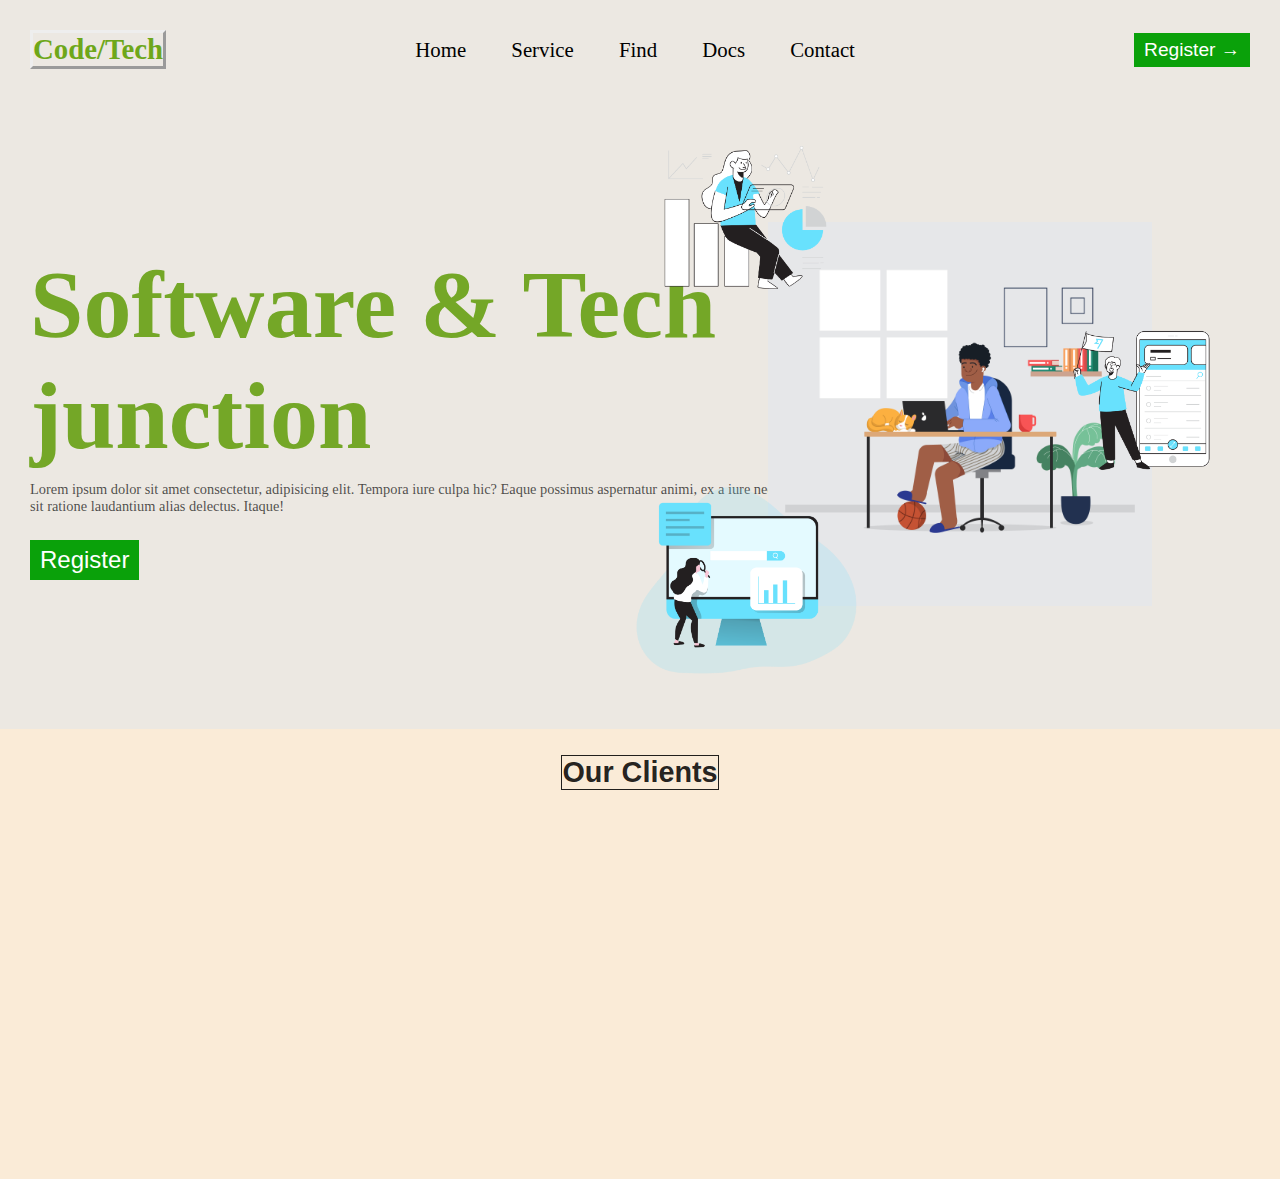
<file: index.html>
<!DOCTYPE html>
<html lang="en">
<head>
    <meta charset="UTF-8">
    <meta name="viewport" content="width=device-width, initial-scale=1.0">
    <title>Tech</title>
    <link rel="stylesheet" href="style.css">
</head>
<body>

    <header>
        <h2 class="logo">Code/Tech</h2>
        <nav>
            <ul class="navbar"> 
                <li><a href="">Home</a></li>
                <li><a href="">Service</a></li>
                <li><a href="">Find</a></li>
                <li><a href="">Docs</a></li>
                <li><a href="">Contact</a></li>
            </ul>
        </nav>
        <a class="cta" href=""><button>Register →</button></a>
    </header>

    <section class="hero-section">
        <h1>Software & Tech junction</h1>
        <p>Lorem ipsum dolor sit amet consectetur, adipisicing elit. Tempora iure culpa hic? Eaque possimus aspernatur 
            animi, ex a iure neque cum tempora quam ea sit ratione laudantium alias delectus. Itaque!
        </p>
        <a class="cta" href=""><button>Register</button></a>

        <img class="image main-image" src="image.jpg" alt="">
        <img class="image animation side1-image" src="analyst-13.png" alt="">
        <img class="image animation side2-image" src="transferwise-80.png" alt="">
        <img class="image animation side3-image" src="seo-1-41.png" alt="">



    </section>

    <section class="social-section">
        <h2>Our Clients</h2>
    </section>
    
</body>
</html>
</file>
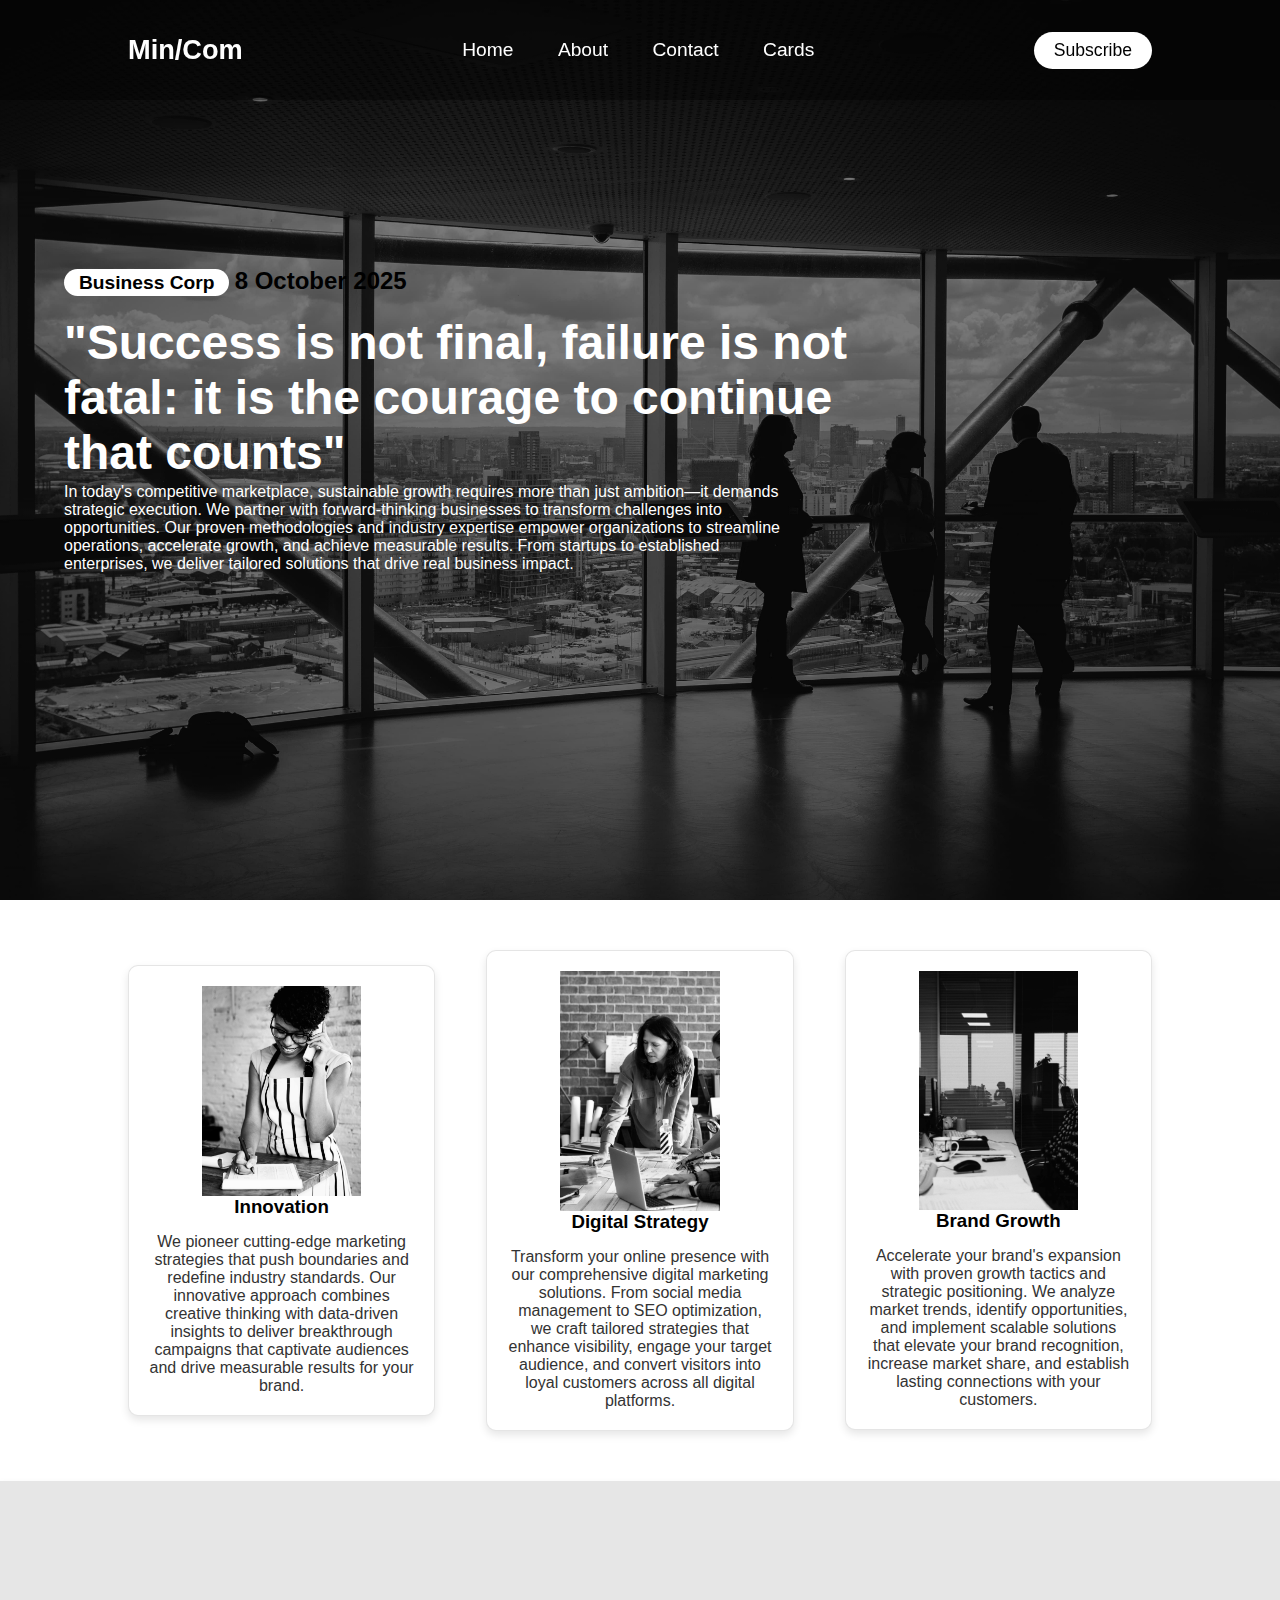
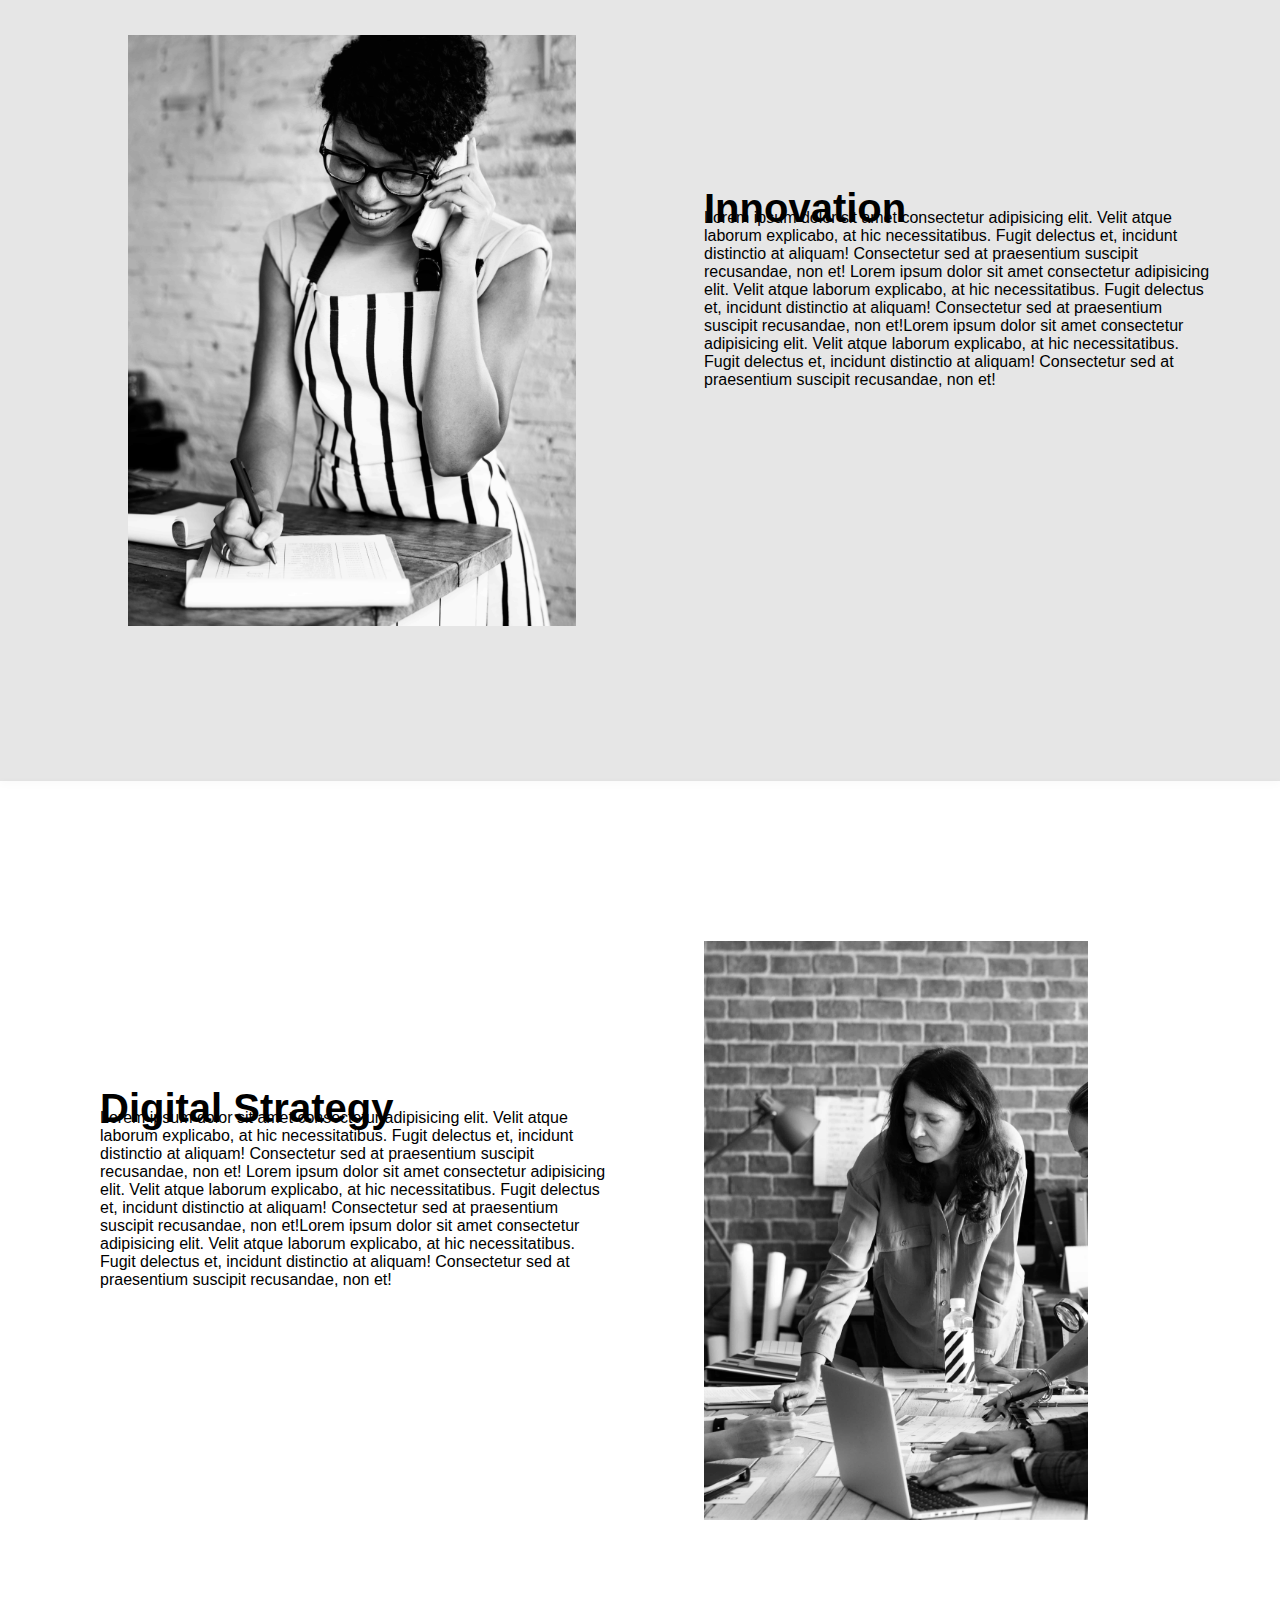
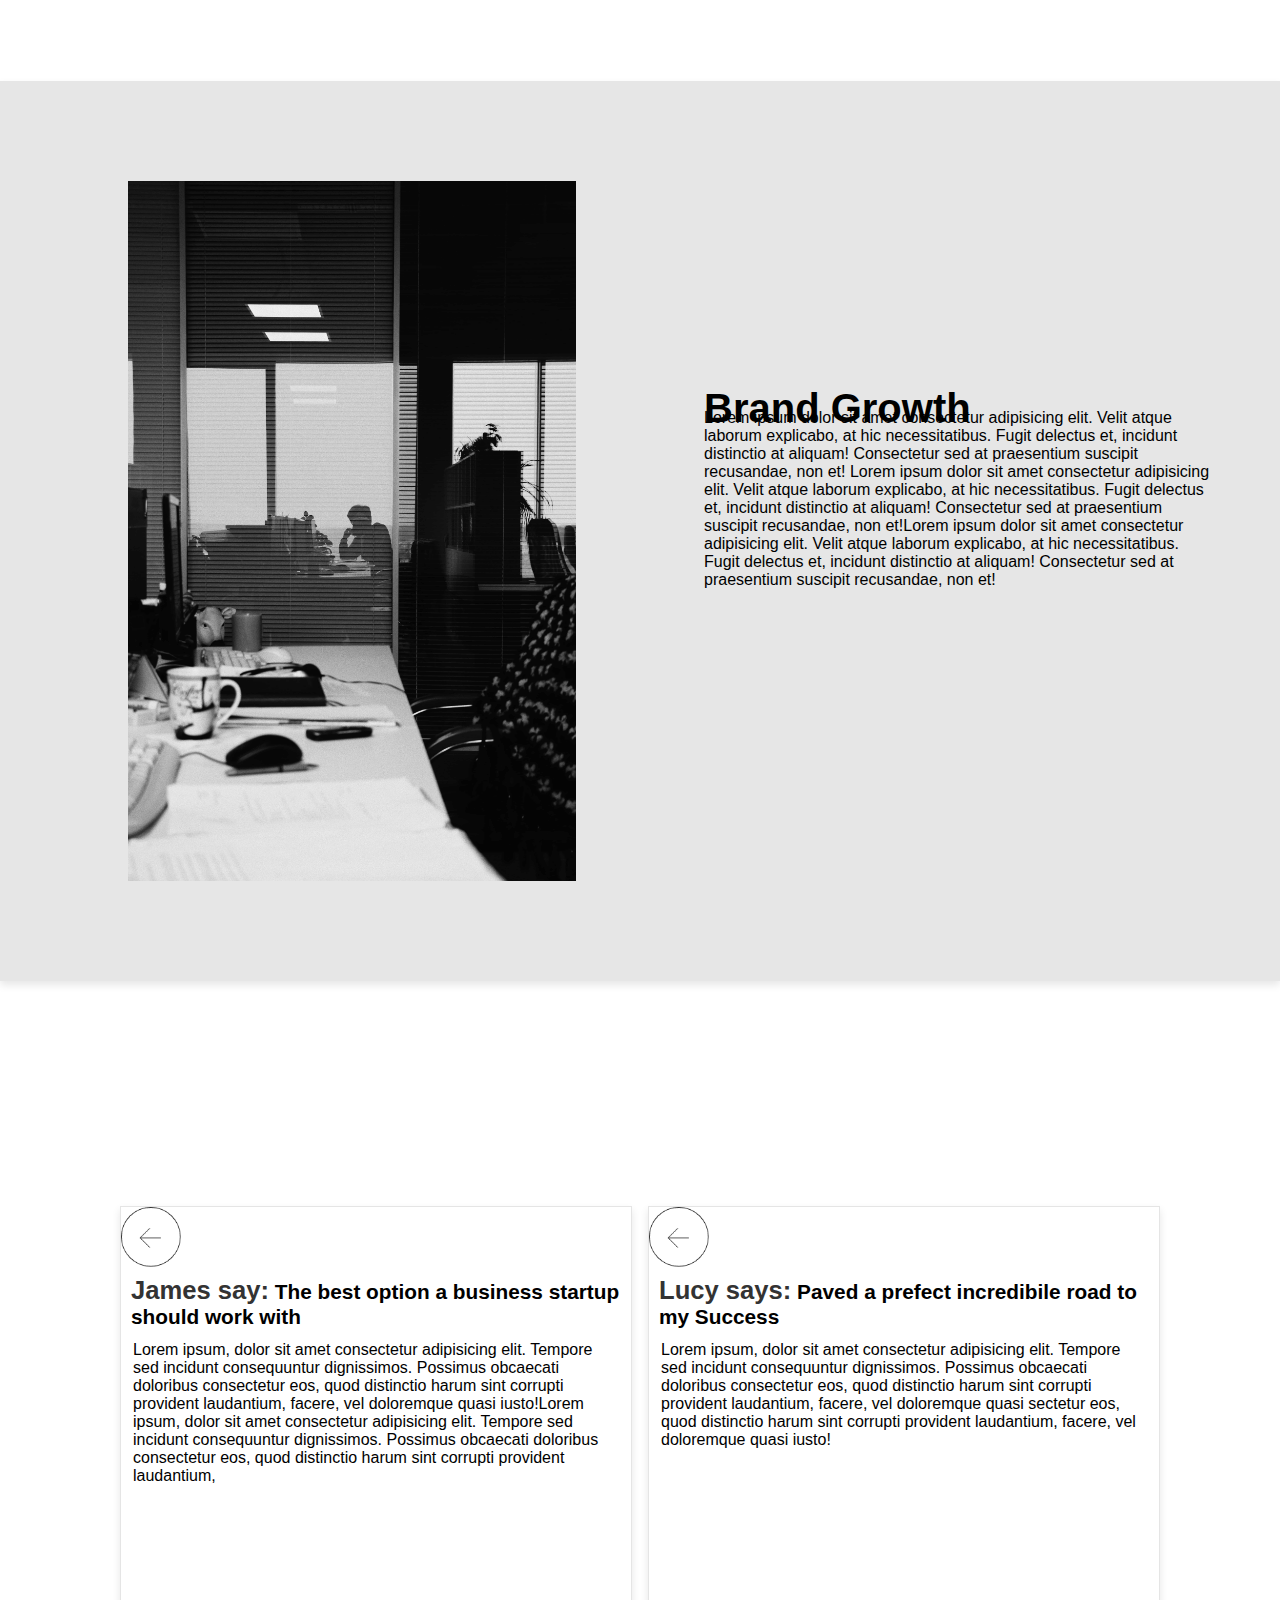
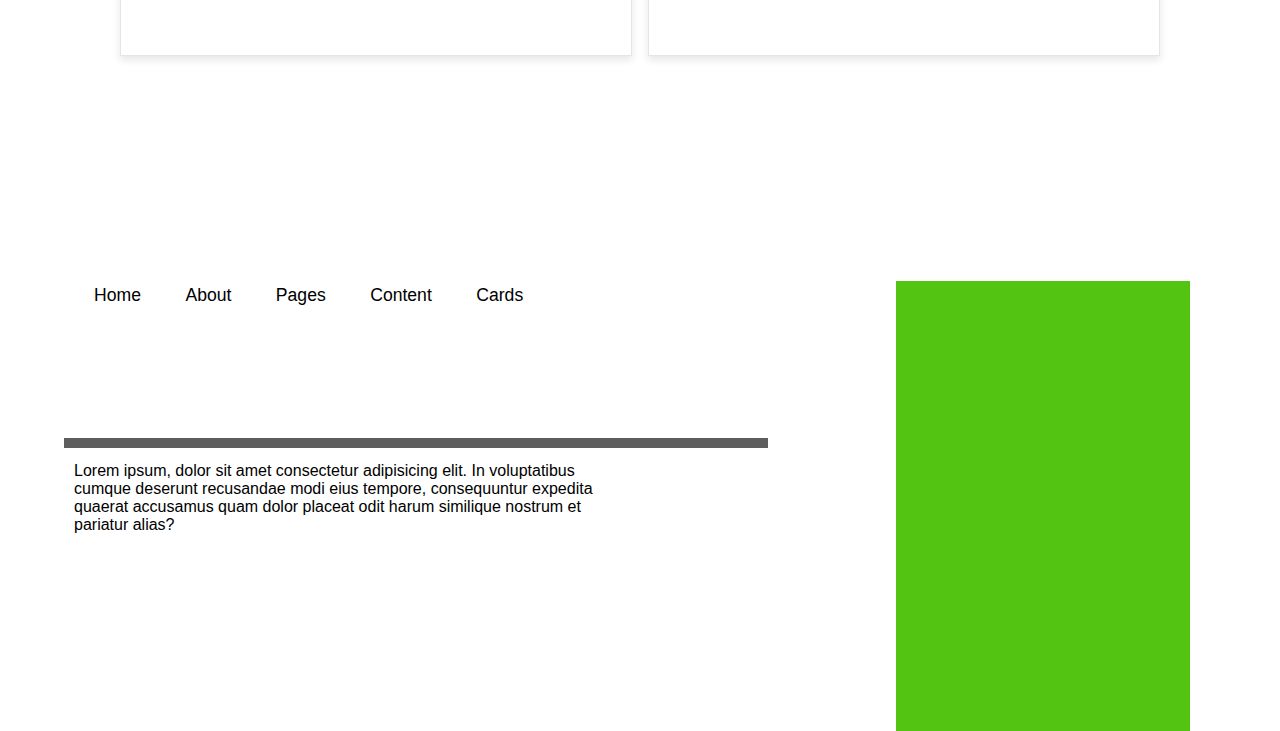
<file: web3/index.html>
<!DOCTYPE html>
<html lang="en">
<head>
    <meta charset="UTF-8">
    <meta name="viewport" content="width=device-width, initial-scale=1.0">
    <title>Page</title>
    <link rel="stylesheet" href="style.css">
</head>
<body>

    <header>
        <h3 class="logo">Min/Com</h3>
        <nav>
            <ul class="navbar">
                <li><a href="">Home</a></li>
                <li><a href="about.html">About</a></li>
                <li><a href="contact.html">Contact</a></li>
                <li><a href="">Cards</a></li>
            </ul>
        </nav>
        <a class="cta" href=""><button>Subscribe</button></a>
    </header>

    <section class="hero_section">
        <h3>
            <span id="adven">Business Corp</span>
            <span id="date">8 October 2025</span>
        </h3>
        <h1>"Success is not final, failure is not fatal: it is the courage to continue that counts"</h1>
        <p>
            In today's competitive marketplace, sustainable growth requires more than just ambition—it demands strategic
            execution.
            We partner with forward-thinking businesses to transform challenges into opportunities. Our proven methodologies and
            industry expertise empower organizations to streamline operations, accelerate growth, and achieve measurable
            results.
            From startups to established enterprises, we deliver tailored solutions that drive real business impact.
        </p>
    </section>

    <section class="section2">
        <div class="cards">
            <div class="card">
                <img class="images" src="images/adult-woman-receiving-order-call-flora-shop (1).jpg" alt="Innovation">
                <h3>Innovation</h3>
                <p>We pioneer cutting-edge marketing strategies that push boundaries and redefine industry standards. Our
                    innovative approach combines creative thinking with data-driven insights to deliver breakthrough
                    campaigns that captivate audiences and drive measurable results for your brand.
                </p>
            </div>
    
            <div class="card">
                <img class="images"  src="images/woman-executive-work (1).jpg" alt="Digital Strategy">
                <h3>Digital Strategy</h3>
                <p>Transform your online presence with our comprehensive digital marketing solutions. From social media
                    management to SEO optimization, we craft tailored strategies that enhance visibility, engage your target
                    audience, and convert visitors into loyal customers across all digital platforms.
                </p>
            </div>
    
            <div class="card">
                <img class="images"  src="images/max-karpyza-pmh59E-UdjU-unsplash (1).jpg" alt="Brand Growth">
                <h3>Brand Growth</h3>
                <p>Accelerate your brand's expansion with proven growth tactics and strategic positioning. We analyze market
                    trends, identify opportunities, and implement scalable solutions that elevate your brand recognition,
                    increase market share, and establish lasting connections with your customers.
                </p>
            </div>
        </div>
    </section>


    <section class="section_3">

        <img src="images/adult-woman-receiving-order-call-flora-shop (1).jpg" alt="">

        <h2>Innovation</h2>

        <p>Lorem ipsum dolor sit amet consectetur adipisicing elit. Velit atque laborum explicabo, 
            at hic necessitatibus. Fugit delectus et, incidunt distinctio at aliquam! Consectetur 
            sed at praesentium suscipit recusandae, non et!
            Lorem ipsum dolor sit amet consectetur adipisicing elit. Velit atque laborum explicabo,
            at hic necessitatibus. Fugit delectus et, incidunt distinctio at aliquam! Consectetur
            sed at praesentium suscipit recusandae, non et!Lorem ipsum dolor sit amet consectetur adipisicing elit. Velit atque laborum explicabo,
            at hic necessitatibus. Fugit delectus et, incidunt distinctio at aliquam! Consectetur
            sed at praesentium suscipit recusandae, non et!
        </p>

    </section>

    <section class="section_4">
    
        <img src="images/woman-executive-work (1).jpg" alt="">
    
        <h2>Digital Strategy</h2>
    
        <p>Lorem ipsum dolor sit amet consectetur adipisicing elit. Velit atque laborum explicabo,
            at hic necessitatibus. Fugit delectus et, incidunt distinctio at aliquam! Consectetur
            sed at praesentium suscipit recusandae, non et!
            Lorem ipsum dolor sit amet consectetur adipisicing elit. Velit atque laborum explicabo,
            at hic necessitatibus. Fugit delectus et, incidunt distinctio at aliquam! Consectetur
            sed at praesentium suscipit recusandae, non et!Lorem ipsum dolor sit amet consectetur adipisicing elit. Velit
            atque laborum explicabo,
            at hic necessitatibus. Fugit delectus et, incidunt distinctio at aliquam! Consectetur
            sed at praesentium suscipit recusandae, non et!
        </p>
    
    </section>

    <section class="section_3">
    
        <img src="images/max-karpyza-pmh59E-UdjU-unsplash (1).jpg" alt="" height="700">
    
        <h2>Brand Growth</h2>
    
        <p>Lorem ipsum dolor sit amet consectetur adipisicing elit. Velit atque laborum explicabo,
            at hic necessitatibus. Fugit delectus et, incidunt distinctio at aliquam! Consectetur
            sed at praesentium suscipit recusandae, non et!
            Lorem ipsum dolor sit amet consectetur adipisicing elit. Velit atque laborum explicabo,
            at hic necessitatibus. Fugit delectus et, incidunt distinctio at aliquam! Consectetur
            sed at praesentium suscipit recusandae, non et!Lorem ipsum dolor sit amet consectetur adipisicing elit. Velit
            atque laborum explicabo,
            at hic necessitatibus. Fugit delectus et, incidunt distinctio at aliquam! Consectetur
            sed at praesentium suscipit recusandae, non et!
        </p>
    
    </section>



    <section class="social-section" >
        <div class="box1">
            <img src="images/back-arrow.png" alt="" width="60">
            <h2> <span>James say:</span> The best option a business startup should work with</h2>
            <p>Lorem ipsum, dolor sit amet consectetur adipisicing elit. Tempore sed incidunt consequuntur dignissimos.
            Possimus obcaecati doloribus consectetur eos, quod distinctio harum sint corrupti provident laudantium,
            facere, vel doloremque quasi iusto!Lorem ipsum, dolor sit amet consectetur adipisicing elit. Tempore sed incidunt consequuntur dignissimos.
            Possimus obcaecati doloribus consectetur eos, quod distinctio harum sint corrupti provident laudantium,
            
            </p>
        </div>

        <div class="box1">
            <img src="images/back-arrow.png" alt="" width="60">
            <h2><span>Lucy says:</span> Paved a  prefect incredibile road to my Success</h2>
            <p>Lorem ipsum, dolor sit amet consectetur adipisicing elit. Tempore sed incidunt consequuntur dignissimos.
                Possimus obcaecati doloribus consectetur eos, quod distinctio harum sint corrupti provident laudantium,
                facere, vel doloremque quasi sectetur eos, quod distinctio harum sint corrupti provident laudantium,
                facere, vel doloremque quasi iusto!
            </p>
        </div>
       
    </section>
    

    <!-- <footer>
        <div class="f1">
            <h3>Services</h3>
            <h4>Innovation</h4>
            <h4>Innovation</h4>
            <h4>Innovation</h4>
            <h4>Innovation</h4>
            <h4>Innovation</h4>
            <h4>Innovation</h4>
            <h4>Innovation</h4>
            <h4>Innovation</h4>
            <h4>Innovation</h4>
            <h4>Innovation</h4>
            <h4>Innovation</h4>
            <h4>Innovation</h4>
            <h4>Innovation</h4>
            <h4>Innovation</h4>
            <h4>Innovation</h4>
            <h4>Innovation</h4>
            <h4>Innovation</h4>

        </div>
        <div class="f2">
            <h3>Services</h3>
            <h4>Innovation</h4>
            <h4>Innovation</h4>
            <h4>Innovation</h4>
            <h4>Innovation</h4>
            <h4>Innovation</h4>
            <h4>Innovation</h4>
            <h4>Innovation</h4>
            <h4>Innovation</h4>
            
            
        </div>
        <div class="f3">
            <h3>Services</h3>
            <h4>Innovation</h4>
            <h4>Innovation</h4>
            <h4>Innovation</h4>
            <h4>Innovation</h4>
            <h4>Innovation</h4>
            <h4>Innovation</h4>
            <h4>Innovation</h4>
            <h4>Innovation</h4>
            <h4>Innovation</h4>
        </div>

        <div class="f4">
            <h3>Services</h3>
            <h4>Innovation</h4>
            <h4>Innovation</h4>
            <h4>Innovation</h4>
            <h4>Innovation</h4>
            <h4>Innovation</h4>
            <h4>Innovation</h4>
            <h4>Innovation</h4>
            <h4>Innovation</h4>
            <h4>Innovation</h4>
        </div>
    </footer> -->

    <footer>
        <nav>
            <ul class="footer-nav">
                <li><a href="">Home</a></li>
                <li><a href="">About</a></li>
                <li><a href="">Pages</a></li>
                <li><a href="">Content</a></li>
                <li><a href="">Cards</a></li>
            </ul>
        </nav>

        <div class="baseline">
            <div class="line"></div>
            <p>Lorem ipsum, dolor sit amet consectetur adipisicing elit. In voluptatibus cumque deserunt recusandae modi eius tempore, consequuntur expedita quaerat accusamus quam dolor placeat odit harum similique nostrum et pariatur alias?</p>
        </div>

        <div class="line2">
            

        </div>

    </footer>

</body>
</html>
</file>
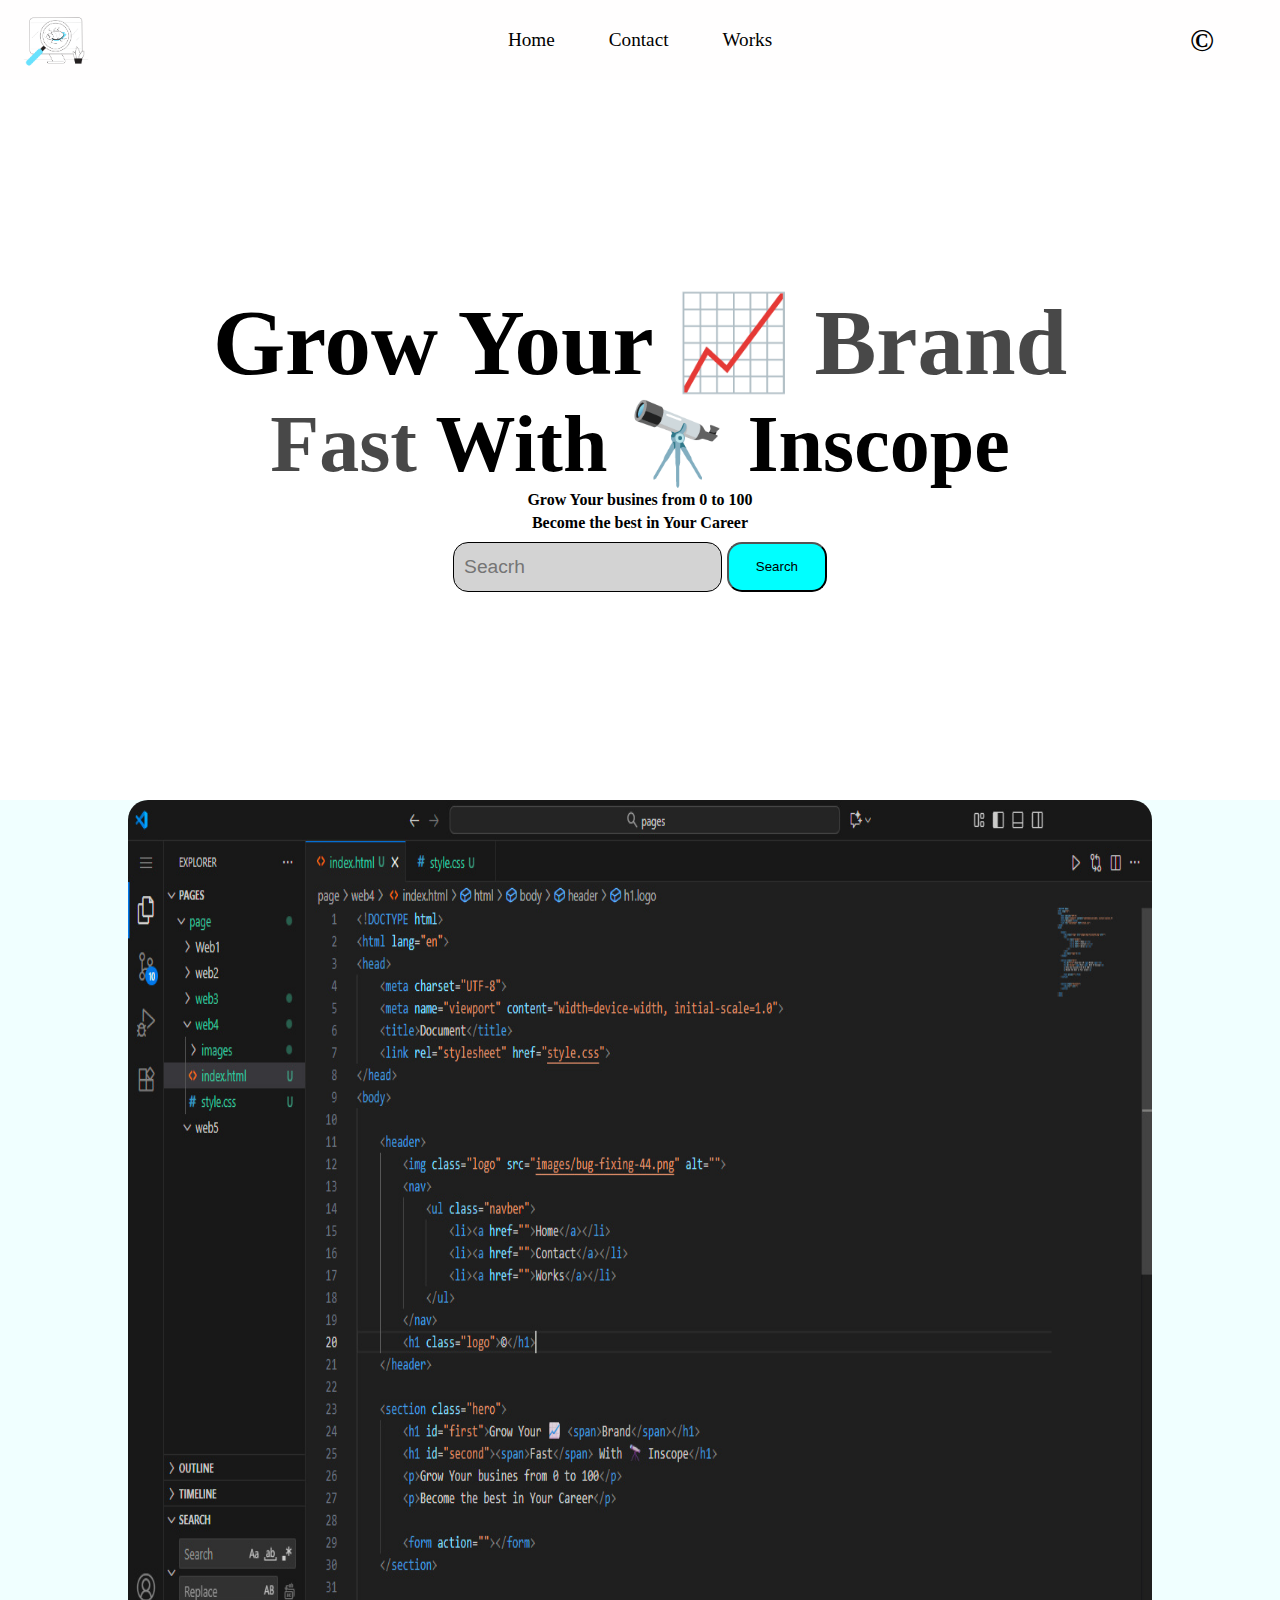
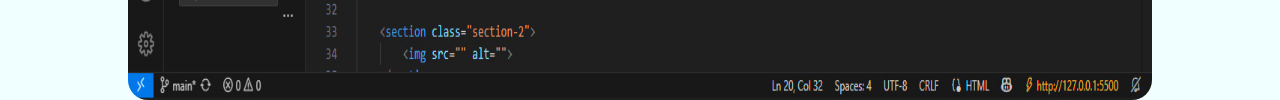
<file: web4/index.html>
<!DOCTYPE html>
<html lang="en">
<head>
    <meta charset="UTF-8">
    <meta name="viewport" content="width=device-width, initial-scale=1.0">
    <title>Document</title>
    <link rel="stylesheet" href="style.css">
</head>
<body>

    <header>
        <img class="logo" src="images/bug-fixing-44.png" alt="">
        <nav>
            <ul class="navber">
                <li><a href="">Home</a></li>
                <li><a href="">Contact</a></li>
                <li><a href="">Works</a></li>
            </ul>
        </nav>
        <h1 class="logo">©</h1>
    </header>

    <section class="hero">
        <h1 id="first">Grow Your 📈 <span>Brand</span></h1>
        <h1 id="second"><span>Fast</span> With 🔭 Inscope</h1>
        <p>Grow Your busines from 0 to 100</p>
        <p>Become the best in Your Career</p>

        <form action="#" class="input">
            <input type="text" id="text" placeholder="Seacrh" required>
            <button id="button">Search</button>
        </form>
    </section>
        
    
    <section class="section-2">
        <img src="images/bandicam 2025-10-15 15-58-28-271.jpg" alt="">
    </section>
    
</body>
</html>
</file>
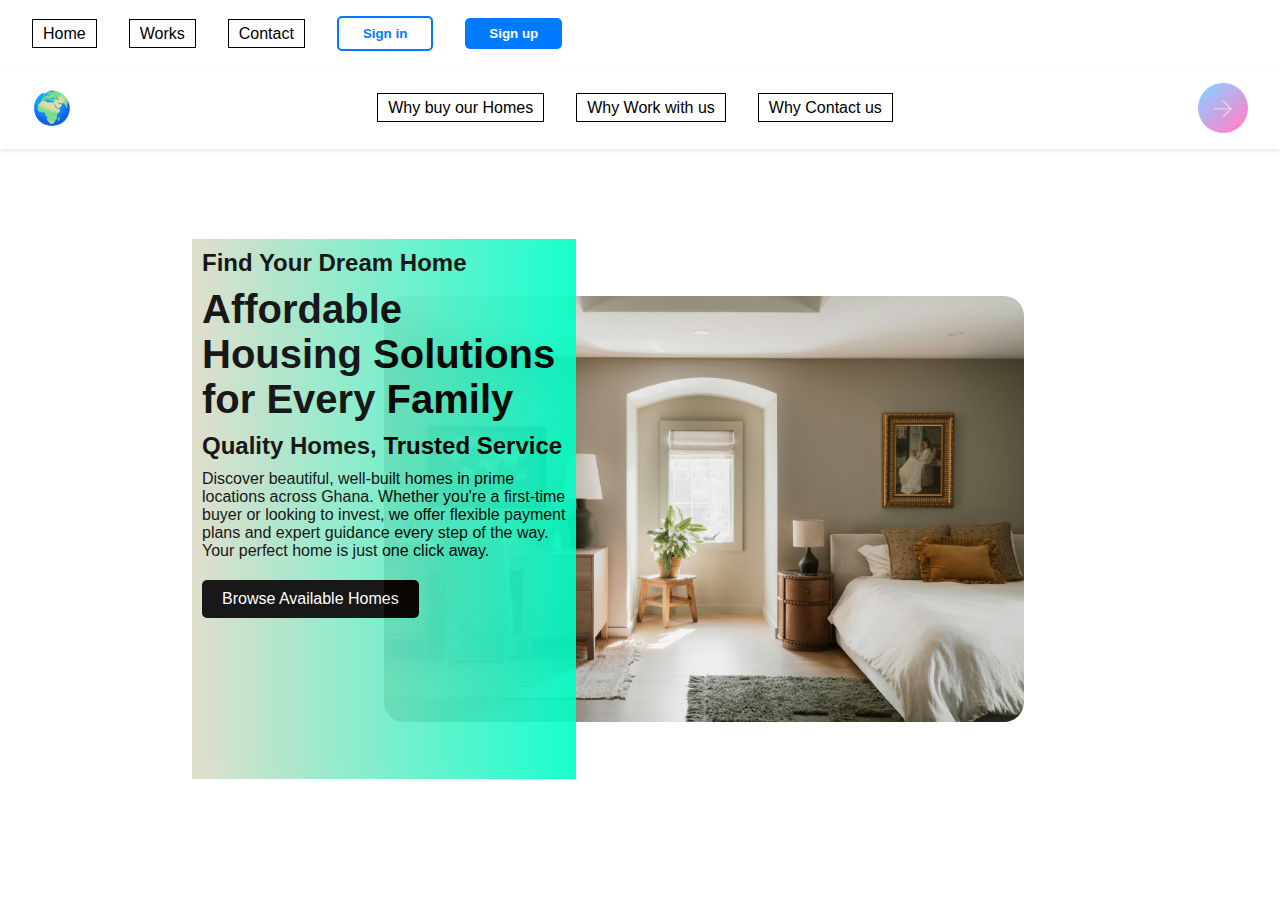
<file: web5/index.html>
<!DOCTYPE html>
<html lang="en">
<head>
    <meta charset="UTF-8">
    <meta name="viewport" content="width=device-width, initial-scale=1.0">
    <title>Document</title>
    <link rel="stylesheet" href="style.css">
</head>
<body>
    

<header>
    <nav>
        <ul class="nav1">
            <li><a href="">Home</a></li>
            <li><a href="">Works</a></li>
            <li><a href="">Contact</a></li>
            <button class="button1">Sign in</button>
            <button class="button2">Sign up</button>
        </ul>
    </nav>
</header>

<header>
    <h1>🌍</h1>
    <nav>
        <ul class="nav1">
            <li><a href="">Why buy our Homes</a></li>
            <li><a href="">Why Work with us</a></li>
            <li><a href="">Why Contact us</a></li>
        </ul>
    </nav>
    <img src="images/next-arrow.png" alt="" width="50">
</header>  


    <section class="hero">
        <div id="image">
            <img src="images/clay-banks-bhoMFZB_6Bg-unsplash.jpg" alt="">
        </div>

        <div class="text">
            <h2>Find Your Dream Home</h2>
            <h1>Affordable Housing Solutions for Every Family</h1>
            <h2>Quality Homes, Trusted Service</h2>
            <p>Discover beautiful, well-built homes in prime locations across Ghana. Whether you're a first-time buyer or
                looking to invest, we offer flexible payment plans and expert guidance every step of the way. Your perfect home
                is just one click away.</p>
            <button>Browse Available Homes</button>
        </div>
        
    </section>

</body>
</html>
</file>
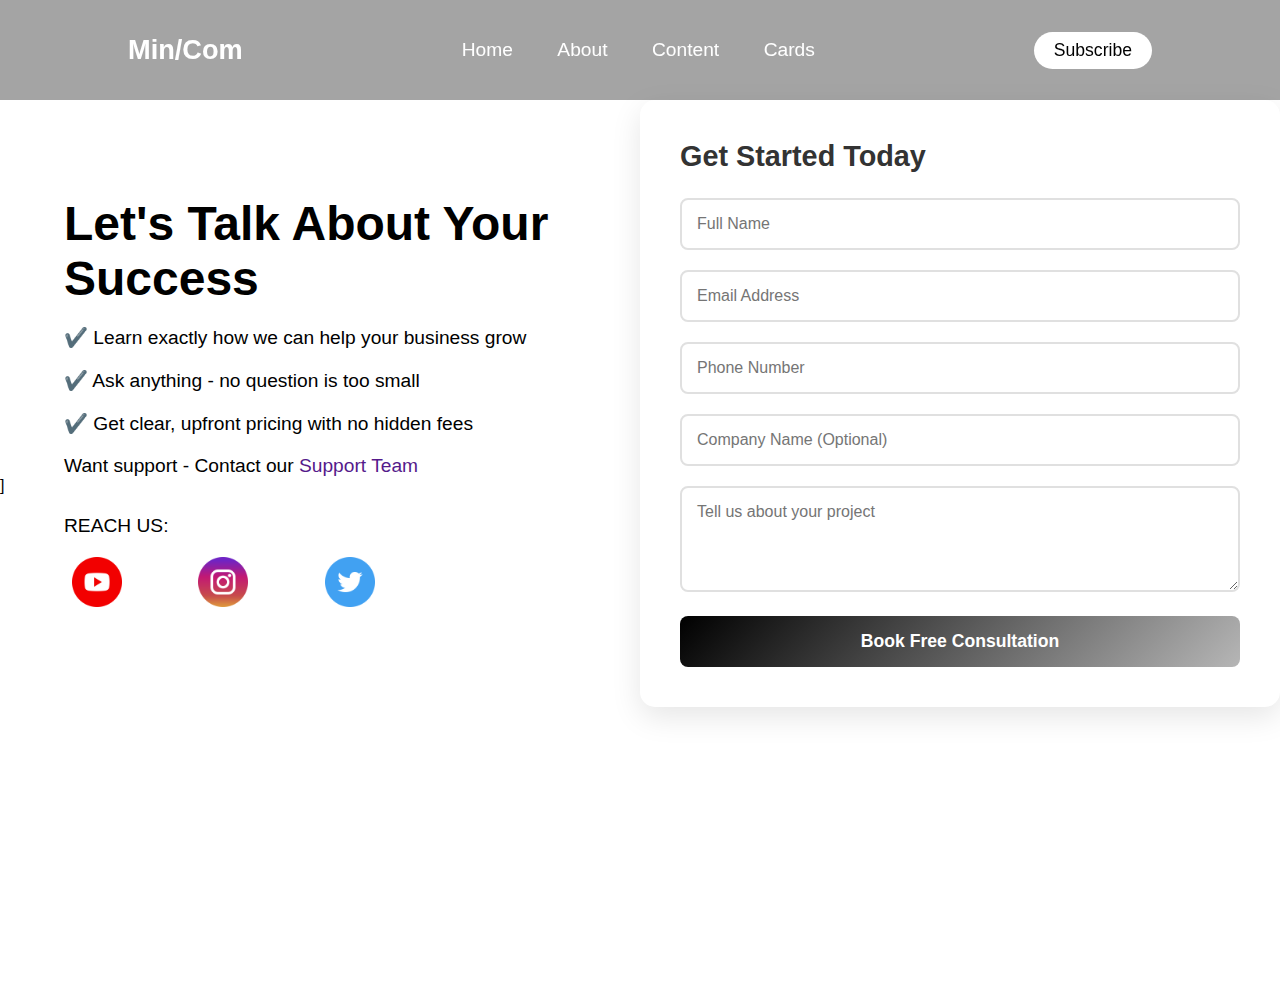
<file: web3/contact.html>
<!DOCTYPE html>
<html lang="en">
<head>
    <meta charset="UTF-8">
    <meta name="viewport" content="width=device-width, initial-scale=1.0">
    <title>Contact</title>
    <link rel="stylesheet" href="contact.css">
</head>
<body>

    <header>
        <h3 class="logo">Min/Com</h3>
        <nav>
            <ul class="navbar">
                <li><a href="index.html">Home</a></li>
                <li><a href="about.html">About</a></li>
                <li><a href="">Content</a></li>
                <li><a href="">Cards</a></li>
            </ul>
        </nav>
        <a class="cta" href=""><button>Subscribe</button></a>
    </header>
    

    <div class="section">
        <div class="side1">
            <h2>Let's Talk About Your Success</h2>
            <p>✔️ Learn exactly how we can help your business grow</p>
            <p>✔️ Ask anything - no question is too small</p>
            <p>✔️ Get clear, upfront pricing with no hidden fees</p>

            <p>Want support - Contact our <a href="">Support Team</a></p>

        

            <div id="images"></div>]
            <p>REACH US:</p>
            <a href="">
                <img class="social-icon" src="images/youtube_4494485.png" alt="">
            </a>
            <a href="">
                <img class="social-icon" src="images/instagram_4494488.png" alt="">
            </a>
            <a href="">
                <img class="social-icon" src="images/twitter_2504839.png" alt="">
            </a>
        </div>
    <div class="side2">
        <form class="contact-form" action="#" method="POST">
            <h3>Get Started Today</h3>
    
            <input type="text" name="name" placeholder="Full Name" required>
    
            <input type="email" name="email" placeholder="Email Address" required>
    
            <input type="tel" name="phone" placeholder="Phone Number" required>
    
            <input type="text" name="company" placeholder="Company Name (Optional)">
    
            <textarea name="message" placeholder="Tell us about your project" rows="4" required></textarea>
    
            <button type="submit">Book Free Consultation</button>
        </form>
    </div>
    </div>

</body>
</html>
</file>
<file: style.css>
*{
    padding: 0;
    margin: 0;
    box-sizing: border-box;
}

body{
    background-color: rgb(236, 232, 226);
}

nav ,li a {
    font-size: 1.3rem;
    border: 10px 10px;
}

header{
    display: flex;
    justify-content: space-between;
    align-items: center;
    padding: 30px 30px;
}

.logo{
    border-style: outset;
    font-size: 1.8rem;
    color: rgb(110, 167, 26);
    cursor: pointer;
}

.navbar{
    list-style: none;
}

.navbar li {
    display: inline-block;
}

.navbar li a{
    text-decoration: none;
    padding: 6px 10px;
    color: black;
    margin: 10px 10px;
    transition: all 0.2s ease-in 0s;
}

.navbar li a:hover{
    background-color: rgb(10, 161, 10);
    color: white;
    transition: all 0.2s ease-in 0s;
}


.cta button{
    font-size: 1.2rem;
    text-decoration: none;
    color: black;
    transition: all 0.2s ease-in 0s;
    padding: 6px 10px;
    border: 0px;
    background-color: rgb(10, 161, 10);
    color: white;
}

/* hero sectiob */

.hero-section{
    height: 70vh;
    display: flex;
    flex-direction: column;
    justify-content: center;
    position: relative;
}

.hero-section h1, p, a{
    margin-left: 30px;
}


.hero-section h1{
    font-size: 6rem;
    width: 100vh;
    color: rgb(116, 167, 39);
}

.hero-section p {
    font-size: 0.9rem;
    width: 100vh;
    color: rgba(0, 0, 0, 0.692);
    margin-top: 10px;
}

.hero-section button{
    margin-top: 25px;
    font-size: 1.5rem;
}

.image{
    width: 30%;
    position: absolute;
    align-self: flex-end;
    margin-right: 10%;
}

.side1-image{
    width: 25vh;
    right: 23%;
    top: 1%;
}

.side2-image {
    width: 25vh;
    right: -8%;
    top: 30%;
}

.side3-image {
    width: 25vh;
    right: 23%;
    top: 60%;
}

.animation{
    transition: all 0.3s ease-in 0s;
}

.animation:hover{
    transform: scale(1.2);
    /* transform: rotate(20deg); */

}


/* social section  */

.social-section{
    background-color: antiquewhite;
    height: 50vh;
    display: flex;
    flex-direction: column;
}

.social-section h2{
    align-self: center;
    border: 1px solid;
    margin-top: 2%;
    font-size: 1.8rem;
    font-family: Arial, Helvetica, sans-serif;
    color: rgba(0, 0, 0, 0.87);

}
</file>
<file: web3/style.css>
*{
    margin: 0;
    padding: 0;
    box-sizing: border-box;
}

body{ 
    background-image: linear-gradient(rgba(0, 0, 0, 0.5), rgba(0, 0, 0, 0.5)), url(images/charles-forerunner-3fPXt37X6UQ-unsplash-min.jpg);
    background-repeat: no-repeat;
    background-size: cover;
    background-position: center;
    background-attachment: scroll;
    font-family: 'Poppins', sans-serif;
    
}
@media (max-width: 768px) {
    body {
        background-attachment: fixed;
    }
}

html {
    height: 100%;
    overflow-x: hidden;
}
header{
    display: flex;
    justify-content: space-between;
    align-items: center;
    padding: 50px 10%;
    width: 100%;
    height: 50px;
    background: rgba(0, 0, 0, 0.356); /* optional: adds a semi-transparent background */
    z-index: 1000;
    position: fixed;
    top: 0;
    bottom: 0;
}


.logo{
    font-size: 1.7rem;
    color: white;
    cursor: pointer;
}

header li a{
    font-size: 1.2rem;
    font-weight: 300;
    color: white;
    text-decoration: none;
}

.navbar li{
    list-style: none;
}

.navbar li{
    display: inline-block;
}

.navbar li a{
    margin: 0 20px;
    transition: all 0.3s ease 0s;
}

.navbar li a:hover{
    color: rgb(255, 255, 255);
    border-bottom: 2px solid white;
    padding-bottom: 5px;
    font-size: 1.3rem; ;
}


.cta button{
    padding: 8px 20px;
    background: rgb(255, 255, 255);
    border: none;
    border-radius: 20px;
    font-size: 1.1rem;
    cursor: pointer;
    transition: all 0.3s ease 0s;
}

.cta button:hover{
    background: rgb(200, 200, 200);
}

.hero_section{
    display: flex;
    flex-direction: column;
    height: 80vh;
    justify-content: center;
    margin-left: 5%;
    margin-top: 60px;
}

.hero_section h3{
    margin-bottom: 20px;
}

.hero_section h3 #adven{
    color: rgb(0, 0, 0);
    font-size: 1.2rem;
    background-color: white;
    border-radius: 20px;
    padding: 3px 15px;
}

.hero_section h3 #date {
    color: rgb(0, 0, 0);
    font-size: 1.5rem;
}

.hero_section h1{
    font-size: 3rem;
    color: rgb(255, 255, 255);
    /* -webkit-text-stroke: 1px black; */
    margin-bottom: 3px;
    width: 70%;
}


.hero_section p {
    width: 60%;
    color: rgb(255, 255, 255);
}

.section2{
    background-color: white;
    margin-top: 120px;
}

.images{
    width: 60%;
}

.card{
    display: flex;
    flex-direction: column;
    align-items: center;
    text-align: center;
    padding: 20px;
    box-shadow: 0 4px 8px rgba(0, 0, 0, 0.1);
    border-radius: 10px;
    transition: transform 0.3s ease;
    background-color: white;
    border: 1px solid rgba(0, 0, 0, 0.1);
    width: 30%;
}

.card p {
    margin-top: 15px;
    color: #333;
    width: 100%;
}

.card:hover{
    transform: translateY(-10px);
    background-color: rgba(0, 0, 0, 0.123);
}


.cards{
    display: flex;
    justify-content: space-between;
    align-items: center;
    padding: 50px 10%;
    gap: 20px;
    flex-wrap: wrap;
}


.section_3{
    width: 100%;
    height: 100vh;
    background-color: rgb(230, 230, 230);
    display: flex;
    flex-direction: column;
    justify-content: center;
    align-items: start;
    box-shadow: 0 4px 8px rgba(0, 0, 0, 0.1);
}

.section_3 img {
    width: 35%;
    position: relative;
    left: 10%;
}

.section_3 h2{
    position: absolute;
    left: 55%;
    font-size: 2.5rem;
    margin-bottom: 19%;
    z-index: 1;
    text-align: start;
    width: 30%;
}

.section_3 p{
    width: 40%;
    height: 20%;
    text-align: start;
    position: absolute;
    left: 55%;
    margin-bottom: 5%;
}

.section_4{
    width: 100%;
    height: 100vh;
    background-color: rgba(255, 255, 255, 0.808);
    display: flex;
    flex-direction: column;
    justify-content: center;
    align-items: start;
    box-shadow: 0 4px 8px rgba(0, 0, 0, 0.1);
}

.section_4 img {
    width: 30%;
    position: relative;
    left: 55%;
}

.section_4 h2 {
    position: absolute;
    left: 100px;
    font-size: 2.5rem;
    margin-bottom: 19%;
    z-index: 1;
    text-align: start;
    width: 30%;
}

.section_4 p {
    width: 40%;
    height: 20%;
    text-align: start;
    position: absolute;
    left: 100px;
    margin-bottom: 5%;
}


.social-section{
    display: flex;
    width: 100vw;
    height: 100vh;
    padding: 10px 20p;
    gap: 1rem;
    justify-content: center;
    align-items: center;
}

.box1{
    border: 1px solid;
    width: 40vw;
    height: 50vh;
    box-shadow: 0 4px 8px rgba(0, 0, 0, 0.1);
    background-color: white;
    border: 1px solid rgba(0, 0, 0, 0.1);
    transition: all 0.3s ease;
}

.box1:hover{ 
    transform: translateY(-10px);
    background-color: rgba(0, 0, 0, 0.123);

}

.box1 h2{
    font-size: 1.3rem;
    padding: 5px 10px;
}

.box1 p{
    padding: 7px 12px;
    text-align: start;
}

.box1 span{
    font-size: 1.6rem;
    color: #333;
}

/* footer{
     width: 100vw;
    height: 100vh;
    border: 1px solid;
    display: grid;
    grid-template-columns: 1fr 1fr;
    grid-template-rows: 1fr 1fr 1fr;
    padding: 20px 30px;

}

.f1{
    margin-left: 20px;
    width: 40%;
    border: 1px solid blue;
    padding: 10px 10px;
    text-align: center;
    margin-bottom: 10px;
}

.f2 {
    margin-left: -40%;
    width: 40%;
    border: 1px solid red;
    padding: 10px 10px;
    text-align: center;
    margin-bottom: 10px;
    height: 60%;   
}

.f3 {
    margin-left: 20px;
    width: 40%;
    border: 1px solid yellow;
    padding: 10px 10px;
    text-align: center;
    
}
 
.f4 {
    margin-left: -40%;
    width: 40%;
    border: 1px solid greenyellow;
    padding: 10px 10px;
    text-align: center;
    grid-row-start: 0;
    grid-column-start: ;
    
} */


footer{
    width: 100vw;
    height: 50vh;
    position: relative;
}

.footer-nav{
    padding: 4px 10px;
    width: 40%;
    margin-left: 5%;
    position: relative;
}

.footer-nav li {
    list-style: none;
    
}

.footer-nav li {
    display: inline-block;
}

.footer-nav li a {
    margin: 0 20px;
    font-size: 1.1rem;
    text-decoration: none;
    transition: all 0.3s ease 0s;
    color: rgb(0, 0, 0);
}

.line{
    margin-top: 10%;
    width: 55%;
    margin-left: 5%;
    margin-bottom: 10px;
    height: 10px;
    color: black;
    background-color: rgba(0, 0, 0, 0.63);
}



.baseline p{
    width: 45%;
    margin-left: 5%;
    padding: 4px 10px;
    margin-bottom: 20px;

}

.line2{
    display: flex;
    position: absolute;
    left: 70%;
    width: 23%;
    height: 50vh;
    top: 0%;
    background-color: #53c412;
}





/* media qurries */

/* Tablets */
@media screen and (max-width: 1024px) {

    .navbar li a {
            font-size: 0.9rem;
        }
    
        header .cta button {
            font-size: 0.9rem;
            padding: 6px 15px;
            /* Also reduce padding */
        }
    
        header .logo {
            font-size: 0.9rem;
        }

        .hero_section h1 {
            font-size: 2.5rem;
            width: 80%;
        }

        .her_section p{
            font-size: 0.9rem;
            width: 85%;
        }

}
/* Mobile landscape */
@media screen and (max-width: 768px) {
    
}

/* Mobile portrait */
@media screen and (max-width: 480px) {}
</file>
<file: web4/style.css>
* {
    margin: 0;
    padding: 0;
    box-sizing: border-box;
}


body{
    background-color: rgb(255, 254, 254);
}


header{
    display: flex;
    justify-content: space-between;
    align-items: center;
    padding: 5px 20px; 
}

.logo{
    width: 70px;
    cursor: pointer;  
}


.navber li{
    display: inline-block;
    padding: 10px 10px;

}

.navber li{
    list-style: none;
}

.navber li a{
    text-decoration: none;
    font-size: 1.2rem;
    padding: 5px 15px;
    color: rgb(0, 0, 0);
    transition: all 0.3 ease-in;
}

.navber li a:hover{
    border-bottom: 1px solid rgb(0, 0, 0);
}

.hero{
    background-color: rgb(255, 255, 255);
    width: 100%;
    height: 80vh;
    display: flex;
    justify-content: center;
    align-items: center;
    flex-direction: column;
}

.hero h1{
    font-size: 5rem;
}

.hero #first{
    font-size: 5.8rem;
}

.hero span{
    color: rgba(0, 0, 0, 0.719);
}

.hero p{
    margin-bottom: 5px;
    font-weight: 600;
}

.input{
    display: flex;
    justify-content: center;
    height: 7%;
    width: 35%;
    margin-top: 5px;
}

.input #text{
    width: 60%;
    border: 1px solid;
    padding: 5px 10px;
    border-radius: 15px;
    background-color: rgba(0, 0, 0, 0.171);
    color: rgb(0, 0, 0);
    font-size: larger;
    margin-right: 5px;
}

.input #button{
    width: 100px;
    background-color: aqua;
    border-radius: 15px;
}

.section-2{
    width: 100%;
    height: 100vh;
    background-color: azure;
    display: flex;
    justify-content: center;
}

.section-2 img{
    width: 80%;
    /* margin-left: 155px; */ 
    border-radius: 20px;
}


/* media qurries */

@media screen and (max-width: 900px) {
    .hero h1{
        font-size: 3.5rem;
    }

    .hero #first {
        font-size: 4.5rem;
    }

        .section-2 img {
            width: 70%;
            height: 80%;
        }

    @media screen and (max-width: 700px){

        .hero h1 {
                font-size: 2.5rem;
            }
        
            .hero #first {
                font-size: 3.5rem;
            }

            .section-2 img {
                width: 60%;
                height: 60%;
            }
    }
    
    @media screen and (max-width: 530px) {
        .hero h1 {
                font-size: 1.5rem;
            }
        
            .hero #first {
                font-size: 2.5rem;
            }
        
        .navber{
            display: none;
        }

        .hero{
            margin-top: 30px;
            height: 80%;
            margin-bottom: 20%;
        }

        .section-2 img {
            width: 90%;
            height: 50%;
        }

}


 @media screen and (max-width: 530px) {
     .hero h1 {
         font-size: 1rem;
     }

     .hero #first {
         font-size: 2rem;
     }

     .navber {
         display: none;
     }

     .hero {
         margin-top: 30px;
         height: 80%;
         margin-bottom: 20%;
     }

     .section-2 img {
         width: 90%;
         height: 50%;
     }

 }

/* Mobile landscape */
@media screen and (max-width: 768px) {}

/* Mobile portrait */
@media screen and (max-width: 480px) {}
</file>
<file: web3/contact.css>
* {
    margin: 0;
    padding: 0;
    box-sizing: border-box;
}


body {
    background-repeat: no-repeat;
    background-size: cover;
    background-position: center;
    background-attachment: scroll;
    font-family: 'Poppins', sans-serif;

}

@media (max-width: 768px) {
    body {
        background-attachment: fixed;
    }
}

html {
    height: 100%;
    overflow-x: hidden;
}

header {
    display: flex;
    justify-content: space-between;
    align-items: center;
    padding: 50px 10%;
    width: 100%;
    height: 50px;
    background: rgba(0, 0, 0, 0.356);
    /* optional: adds a semi-transparent background */
    z-index: 1000;
    position: fixed;
    top: 0;
    bottom: 0;
}


.logo {
    font-size: 1.7rem;
    color: white;
    cursor: pointer;
}

header li a {
    font-size: 1.2rem;
    font-weight: 300;
    color: white;
    text-decoration: none;
}

.navbar li {
    list-style: none;
}

.navbar li {
    display: inline-block;
}

.navbar li a {
    margin: 0 20px;
    transition: all 0.3s ease 0s;
}

.navbar li a:hover {
    color: rgb(255, 255, 255);
    border-bottom: 2px solid white;
    padding-bottom: 5px;
    font-size: 1.3rem;
    ;
}


.cta button {
    padding: 8px 20px;
    background: rgb(255, 255, 255);
    border: none;
    border-radius: 20px;
    font-size: 1.1rem;
    cursor: pointer;
    transition: all 0.3s ease 0s;
}

.cta button:hover {
    background: rgb(200, 200, 200);
}


.section {
    width: 100%;
    height: 60vh;
    display: flex;
    margin-top: 100px; 
}

.section .side1 {
    width: 50%;
    height: 100vh;
    background-color: rgb(255, 255, 255);
}

.section .side2 {
    width: 50%;
    height: 100vh;
    background-color: rgb(255, 255, 255);

}

.side1 h2{
    color: rgb(0, 0, 0);
    font-size: 3rem;
    margin-left: 10%;
    margin-top: 15%;
}

.side1 p{
    color: rgb(0, 0, 0);
    font-size: 1.2rem;
    margin-left: 10%;
    margin-top: 20px;
}

.side1 a {
    text-decoration: none;
    /* Removes underline */
    display: inline-block;
    /* Better control */
}

.social-icon {
    width: 50px;
    height: 50px;
    margin-left: 72px;
    margin-top: 20px;
}


.contact-form {
    background: white;
    padding: 40px;
    border-radius: 15px;
    box-shadow: 0 10px 30px rgba(0, 0, 0, 0.1);
}

.contact-form h3 {
    font-size: 1.8rem;
    margin-bottom: 25px;
    color: #333;
}

.contact-form input,
.contact-form textarea {
    width: 100%;
    padding: 15px;
    margin-bottom: 20px;
    border: 2px solid #e0e0e0;
    border-radius: 8px;
    font-size: 1rem;
    font-family: 'Poppins', sans-serif;
    transition: border-color 0.3s ease;
}

.contact-form input:focus,
.contact-form textarea:focus {
    outline: none;
    border-color: #667eea;
}

.contact-form textarea {
    resize: vertical;
    min-height: 100px;
}

.contact-form button {
    width: 100%;
    padding: 15px;
    background: linear-gradient(135deg, #000000 0%, #b6b6b6 100%);
    color: white;
    border: none;
    border-radius: 8px;
    font-size: 1.1rem;
    font-weight: 600;
    cursor: pointer;
    transition: transform 0.3s ease, box-shadow 0.3s ease;
}

.contact-form button:hover {
    transform: translateY(-2px);
    box-shadow: 0 5px 20px rgba(102, 126, 234, 0.4);
}

/* Responsive */
@media screen and (max-width: 768px) {
    .contact-form {
        padding: 25px;
    }
}
</file>
<file: web5/style.css>
*{
    padding: 0;
    margin: 0;
    box-sizing: border-box;
}

/* Reset and Base Styles */
* {
    margin: 0;
    padding: 0;
    box-sizing: border-box;
}

body {
    font-family: Arial, sans-serif;
}

/* Main Header */
header {
    display: flex;
    justify-content: space-between;
    align-items: center;
    padding: 1rem 2rem;
    background-color: #fff;
    box-shadow: 0 2px 5px rgba(0, 0, 0, 0.1);
}

/* Logo */
.logo h1 {
    font-size: 2rem;
    margin: 0;
}

/* Main Navigation */
.main-nav ul {
    display: flex;
    list-style: none;
    gap: 2rem;
    align-items: center;
}

/* Fallback for nav without class */
nav ul {
    display: flex;
    list-style: none;
    gap: 2rem;
    align-items: center;
}

header ul {
    display: flex;
    list-style: none;
    gap: 2rem;
    align-items: center;
}

.nav1 a {
    text-decoration: none;
    color: #000000;
    font-weight: 500;
    transition: color 0.3s ease;
    border: 1px solid;
    padding: 5px 10px;
}

.nav1 a:hover {
    color: #007bff;
}

/* Auth Buttons */
.auth-buttons {
    display: flex;
    gap: 1rem;
}

.button1,
.button2 {
    padding: 0.5rem 1.5rem;
    border: none;
    border-radius: 5px;
    cursor: pointer;
    font-weight: 600;
    transition: all 0.3s ease;
}

.button1 {
    background-color: transparent;
    border: 2px solid #007bff;
    color: #007bff;
}

.button1:hover {
    background-color: #007bff;
    color: white;
}

.button2 {
    background-color: #007bff;
    color: white;
}

.button2:hover {
    background-color: #0056b3;
}

/* Secondary Navigation */
.secondary-nav {
    display: flex;
    justify-content: space-between;
    align-items: center;
    padding: 1rem 2rem;
    background-color: #f8f9fa;
}

.secondary-nav ul {
    display: flex;
    list-style: none;
    gap: 2rem;
}

.secondary-nav a {
    text-decoration: none;
    color: #555;
    font-weight: 500;
    transition: color 0.3s ease;
}

.secondary-nav a:hover {
    color: #007bff;
}

.nav-toggle {
    background: transparent;
    border: none;
    cursor: pointer;
    transition: transform 0.3s ease;
}

.nav-toggle:hover {
    transform: translateX(5px);
}

/* Responsive Design */
@media (max-width: 768px) {
    header {
        flex-direction: column;
        gap: 1rem;
    }

    .main-nav ul {
        flex-direction: column;
        gap: 1rem;
    }

    .secondary-nav {
        flex-direction: column;
        gap: 1rem;
    }

    .secondary-nav ul {
        flex-direction: column;
        text-align: center;
        gap: 1rem;
    }

    .auth-buttons {
        width: 100%;
        justify-content: center;
    }
}

.hero{
    width: 100%;
    height: 80vh;
    display: flex;
    align-items: center;
    
}

#image img{
    display: flex;
    align-items: center;
    width: 50%;
    border-radius: 20px;
    justify-content: end;
    margin-left: 30%;
    position: relative;
}

.text{
    /* border: 1px solid red; */
    width: 30%;
    height: 60%;
    position: absolute;
    margin-left: 15%;
    background:   linear-gradient(to left,rgb(0, 255, 200),rgb(223, 219, 199));
    opacity: 0.9;
    padding: 10px 10px;
}

.text h1{
    font-size: 2.5rem;
    margin-bottom: 10px;
    color: rgb(0, 0, 0);
}

.text h2{
    font-size: 1.5rem;
    margin-bottom: 10px;
    color: rgb(0, 0, 0);
}

.text p{
    font-size: 1rem;
    margin-bottom: 20px;
    color: rgb(0, 0, 0);
}

.text button{
    padding: 10px 20px;
    font-size: 1rem;
    background-color: rgb(0, 0, 0);
    color: white;
    border: none;
    border-radius: 5px;
    cursor: pointer;
}
</file>
